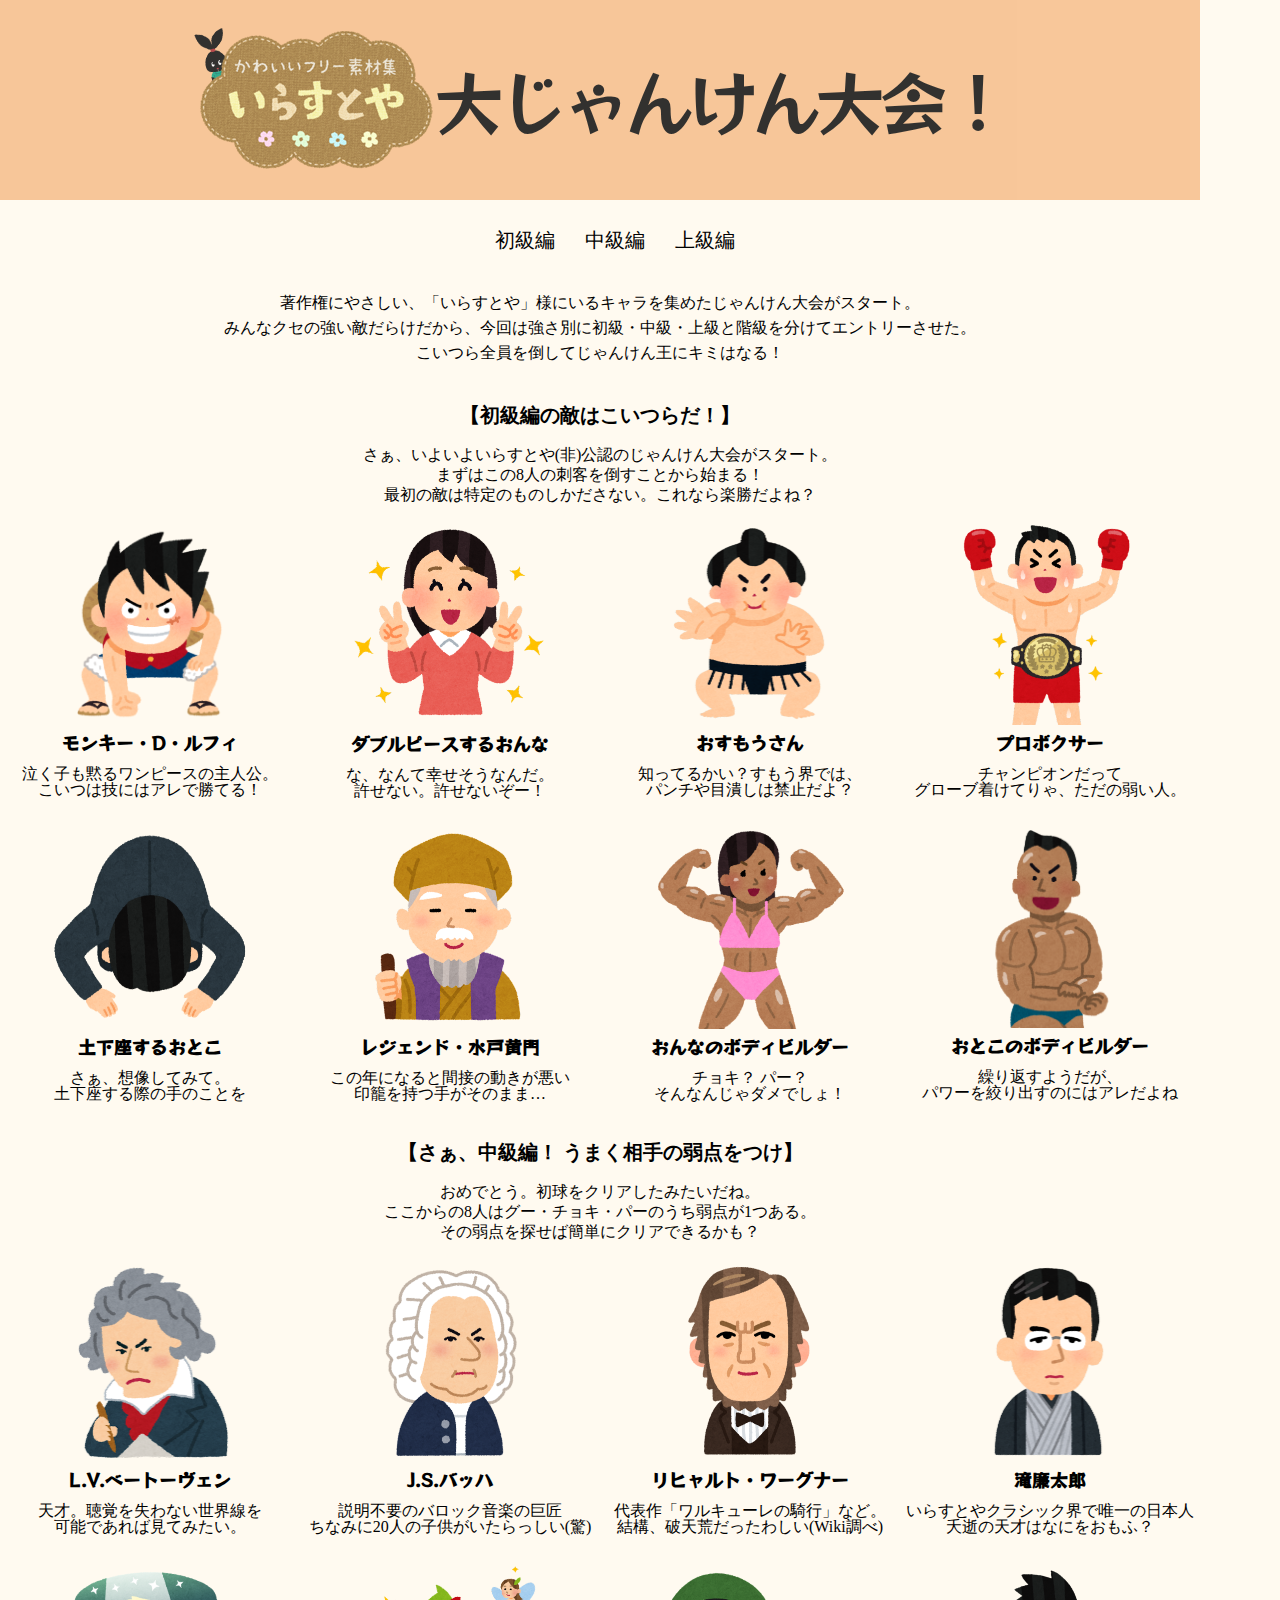
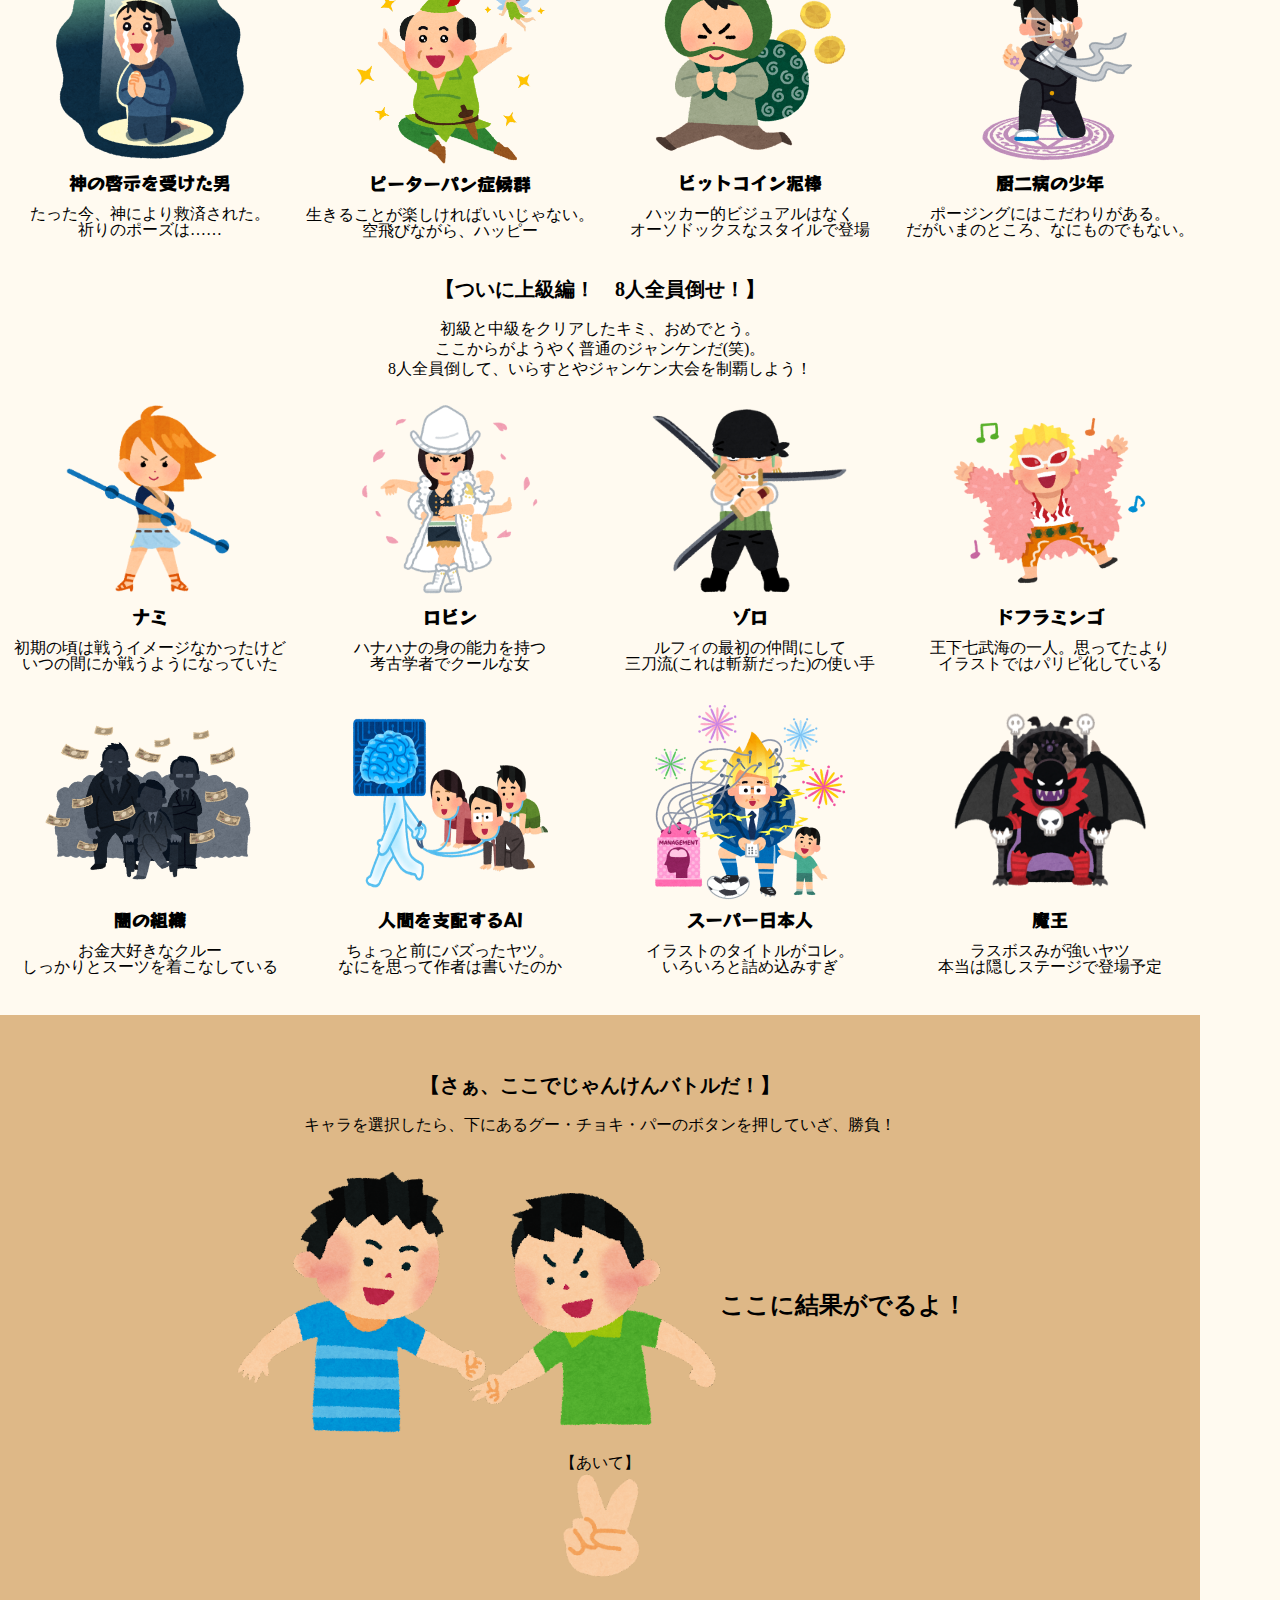
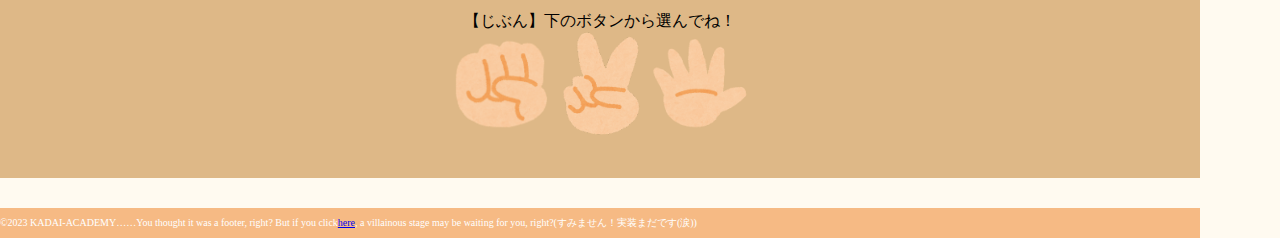
<file: jyankenapp02_masanobu_ito_T_04/index.html>
<!DOCTYPE html>
<html lang="ja">
  <head>
    <meta charset="UTF-8" />
    <meta http-equiv="X-UA-Compatible" content="IE=edge" />
    <meta name="viewport" content="width=device-width, initial-scale=1.0" />
    <link rel="stylesheet" href="css/reset.css" />
    <link rel="stylesheet" href="css/style.css" />
    <link rel="preconnect" href="https://fonts.googleapis.com">
    <link rel="preconnect" href="https://fonts.googleapis.com">
    <link rel="preconnect" href="https://fonts.googleapis.com">
<link rel="preconnect" href="https://fonts.gstatic.com" crossorigin>
<link href="https://fonts.googleapis.com/css2?family=RocknRoll+One&display=swap" rel="stylesheet">
    <title>じゃんけんアプリ</title>
  </head>

  <body>
    <header>
        <div class="header-design">
            <img src="img/jyankenlogo.png" alt="ヘッダー画像" />
            <h1 class="site-title">大じゃんけん大会！</h1>
        </div>
    </header>
    <main>
    <nav>
        <ul class="nav-list">
            <li class="nav-item"><a class="nav-link" href="#elementary-section">初級編</a></li>
            <li class="nav-item"><a class="nav-link" href="#middle-section">中級編</a></li>
            <li class="nav-item"><a class="nav-link" href="#strong-section">上級編</a></li>
        </ul>
      </nav>
        <div class="main-text">
            <p>著作権にやさしい、「いらすとや」様にいるキャラを集めたじゃんけん大会がスタート。<br>
                みんなクセの強い敵だらけだから、今回は強さ別に初級・中級・上級と階級を分けてエントリーさせた。<br>
            こいつら全員を倒してじゃんけん王にキミはなる！</p>
        </div>

  
     <!-- 初級編 -->
     <section id="elementary-section">
        <div class="elementary-text">
         <h2 class="elementary-title">【初級編の敵はこいつらだ！】</h2>
         <p>さぁ、いよいよいらすとや(非)公認のじゃんけん大会がスタート。<br>まずはこの8人の刺客を倒すことから始まる！<br>最初の敵は特定のものしかださない。これなら楽勝だよね？</p>
        </div>    
       <div class="elementary_container">
            <div class="pic01"> 
                <a href="#battle-secction"><img id="pic01image" src="img/pic01.png" width="200px" alt="初級の敵01"></a>
                <p class="name">モンキー・D・ルフィ</p>
                <p>泣く子も黙るワンピースの主人公。<br>こいつは技にはアレで勝てる！</p>
            </div>  
            <div class="pic02">  
                <a href="#battle-secction"><img id="pic02image" src="img/pic02.png" width="200px" alt="初級の敵02"></a>
                <p class="name">ダブルピースするおんな</p>
                <p>な、なんて幸せそうなんだ。<br>許せない。許せないぞー！</p>
            </div>
            <div class="pic03">
                <a href="#battle-secction"><img id="pic03image" src="img/pic03.png" max-width="200px" height="200px" alt="初級の敵03"></a>
                <p class="name">おすもうさん</p>
                <p>知ってるかい？すもう界では、<br>パンチや目潰しは禁止だよ？</p>
            </div>
            <div class="pic04">
                <a href="#battle-secction"><img id="pic04image" src="img/pic04.png" width="200px" alt="初級の敵04"></a>
                <p class="name">プロボクサー</p>
                <p>チャンピオンだって<br>グローブ着けてりゃ、ただの弱い人。</p>
            </div>
            <div class="pic05">
                <a href="#battle-secction"><img id="pic05image" src="img/pic05.png" width="200px" height="200px"  alt="初級の敵05"></a>
                <p class="name">土下座するおとこ</p>
                <p>さぁ、想像してみて。<br>土下座する際の手のことを</p>
            </div>
            <div class="pic06">
                <a href="#battle-secction"><img id="pic06image" src="img/pic06.png" max-width="200px" height="200px" alt="初級の敵06"></a>
                <p class="name">レジェンド・水戸黄門</p>
                <p>この年になると間接の動きが悪い<br>印籠を持つ手がそのまま…</p>
            </div>
            <div class="pic07">
                <a href="#battle-secction"><img id="pic07image" src="img/pic07.png" width="200px" alt="初級の敵07"></a>
                <p class="name">おんなのボディビルダー</p>
                <p>チョキ？ パー？ <br>そんなんじゃダメでしょ！</p>
            </div>
            <div class="pic08">
                <a href="#battle-secction"><img id="pic08image" src="img/pic08.png" width="200px" alt="初級の敵08"></a>
                <p class="name">おとこのボディビルダー</p>
                <p>繰り返すようだが、<br>パワーを絞り出すのにはアレだよね</p>
            </div>
        </div> 

     <!-- 中級編 -->
     <section id="middle-section">
        <div class="middle-text">
         <h2 class="middle-title">【さぁ、中級編！ うまく相手の弱点をつけ】</h2>
         <p>おめでとう。初球をクリアしたみたいだね。<br>ここからの8人はグー・チョキ・パーのうち弱点が1つある。<br>その弱点を探せば簡単にクリアできるかも？</p>
        </div>    
       <div class="middle_container">
            <div class="pic09">  
                <a href="#battle-secction"><img id="pic09image" src="img/pic09.png" max-width="200px" height="200px" alt="中級の敵09"></a>
                <p class="name">L.V.ベートーヴェン</p>
                <p>天才。聴覚を失わない世界線を<br>可能であれば見てみたい。</p>
            </div>  
            <div class="pic10">  
                <a href="#battle-secction"><img id="pic10image" src="img/pic10.png" max-width="200px" height="200px" alt="中級の敵10"></a>
                <p class="name">J.S.バッハ</p>
                <p>説明不要のバロック音楽の巨匠<br>ちなみに20人の子供がいたらっしい(驚)</p>
            </div>
            <div class="pic11">
                <a href="#battle-secction"><img id="pic11image" src="img/pic11.png" max-width="200px" height="200px" alt="中級の敵11"></a>
                <p class="name">リヒャルト・ワーグナー</p>
                <p>代表作「ワルキューレの騎行」など。<br>結構、破天荒だったわしい(Wiki調べ)</p>
            </div>
            <div class="pic12">
                <a href="#battle-secction"><img id="pic12image" src="img/pic12.png" max-width="200px" height="200px" alt="中級の敵12"></a>
                <p class="name">滝廉太郎</p>
                <p>いらすとやクラシック界で唯一の日本人<br>夭逝の天才はなにをおもふ？</p>
            </div>
            <div class="pic13">
                <a href="#battle-secction"><img id="pic13image" src="img/pic13.png" width="200px" alt="中級の敵13"></a>
                <p class="name">神の啓示を受けた男</p>
                <p>たった今、神により救済された。<br> 祈りのポーズは……</p>
            </div>
            <div class="pic14">
                <a href="#battle-secction"><img id="pic14image" src="img/pic14.png" width="200px" alt="中級の敵14"></a>
                <p class="name">ピーターパン症候群</p>
                <p>生きることが楽しければいいじゃない。<br>空飛びながら、ハッピー</p>
            </div>
            <div class="pic15">
                <a href="#battle-secction"><img id="pic15image" src="img/pic15.png" width="200px" alt="中級の敵15"></a>
                <p class="name">ビットコイン泥棒</p>
                <p>ハッカー的ビジュアルはなく<br> オーソドックスなスタイルで登場</p>
            </div>
            <div class="pic16">
                <a href="#battle-secction"><img id="pic16image" src="img/pic16.png" max-width="200px" height="200px" alt="中級の敵16"></a>
                <p class="name">厨二病の少年</p>
                <p>ポージングにはこだわりがある。<br> だがいまのところ、なにものでもない。</p>
            </div>
        </div> 

     <!-- 上級編 -->
     <section id="strong-section">
        <div class="strong-text">
         <h2 class="strong-title">【ついに上級編！　8人全員倒せ！】</h2>
         <p>初級と中級をクリアしたキミ、おめでとう。<br>ここからがようやく普通のジャンケンだ(笑)。<br>8人全員倒して、いらすとやジャンケン大会を制覇しよう！</p>
        </div>    
       <div class="strong_container">
            <div class="pic17">  
                <a href="#battle-secction"><img id="pic17image" src="img/pic17.png" max-width="200px" height="200px" alt="上級の敵17"></a>
                <p class="name">ナミ</p>
                <p>初期の頃は戦うイメージなかったけど<br>いつの間にか戦うようになっていた</p>
            </div>  
            <div class="pic18">  
                <a href="#battle-secction"><img id="pic18image" src="img/pic18.png" width="200px" alt="上級の敵18"></a>
                <p class="name">ロビン</p>
                <p>ハナハナの身の能力を持つ<br>考古学者でクールな女</p>
            </div>
            <div class="pic19">
                <a href="#battle-secction"><img id="pic19image" src="img/pic19.png" max-width="200px" height="200px" alt="上級の敵19"></a>
                <p class="name">ゾロ</p>
                <p>ルフィの最初の仲間にして<br>三刀流(これは斬新だった)の使い手</p>
            </div>
            <div class="pic20">
                <a href="#battle-secction"><img id="pic20image" src="img/pic20.png" width="200px" alt="上級の敵20"></a>
                <p class="name">ドフラミンゴ</p>
                <p>王下七武海の一人。思ってたより<br>イラストではパリピ化している</p>
            </div>
            <div class="pic21">
                <a href="#battle-secction"><img id="pic21image" src="img/pic21.png" max-width="200px" height="200px"  alt="上級の敵21"></a>
                <p class="name">闇の組織</p>
                <p>お金大好きなクルー<br>しっかりとスーツを着こなしている</p>
            </div>
            <div class="pic22">
                <div class="pic22-size">
                    <a href="#battle-secction"><img id="pic22image" src="img/pic22.png" width="200px" height="200px" alt="上級の敵22"></a>
                </div>
                <p class="name">人間を支配するAI</p>
                <p>ちょっと前にバズったヤツ。<br>なにを思って作者は書いたのか</p>
            </div>
            <div class="pic23">
                <a href="#battle-secction"><img id="pic23image" src="img/pic23.png" width="200px" alt="上級の敵23"></a>
                <p class="name">スーパー日本人</p>
                <p>イラストのタイトルがコレ。<br>いろいろと詰め込みすぎ</p>
            </div>
            <div class="pic24">
                <a href="#battle-secction"><img id="pic24image" src="img/pic24.png" width="200px" height="200px" alt="上級の敵24"></a>
                <p class="name">魔王</p>
                <p>ラスボスみが強いヤツ<br>本当は隠しステージで登場予定</p>
            </div>
        </div> 

   <!-- バトル会場 -->
   <section id="battle-secction">
    <div class="strong-text">
     <h2 class="strong-title">【さぁ、ここでじゃんけんバトルだ！】</h2>
     <p>キャラを選択したら、下にあるグー・チョキ・パーのボタンを押していざ、勝負！</p>
    </div> 
    <div class="battle-img">
        <img id="aitedummy" src="img/battledammy.png" height="300px" alt="勝負の画像">  
        
        <p id="kachimake">ここに結果がでるよ！</p> 
    </div> 
    <div class="aite-choice">
        <p>【あいて】</p>
        <img id="aite" src="img/aite/choki.png" width="100px" alt="相手のじゃんけん">
    </div>
    <div class="jibun-choice-wrap">
        <p>【じぶん】下のボタンから選んでね！</p>
        <div class="jyanken-choice">
            <img id="guu" src="img/jibun/guu.png" width="100px" alt="グー">
            <img id="choki" src="img/jibun/choki.png" width="100px" alt="チョキ">
            <img id="paa" src="img/jibun/paa.png" width="100px" alt="パー">
        </div>
    </div>
    

    </main>

    <footer class="footer">
        <div class="footer-text">
            <p>©2023 KADAI-ACADEMY……You thought it was a footer, right? But if you click<a class="next-page" href="uramen.html" >here</a>, a villainous stage may be waiting for you, right?(すみません！実装まだです(涙))</p>
        </div>
    </footer>

    <script src="https://code.jquery.com/jquery-3.2.1.min.js"></script>
    <script src="js/ugoki.js"></script>
  </body>
</html>
</file>
<file: jyankenapp02_masanobu_ito_T_04/css/style.css>
@charset "utf-8";

html {
  background-color: #fffaf0;

}
body{
    font-size: 16px;
    width: 1200px;
}

/* header */
.site-title{
    font-size: 70px;
    font-family: 'RocknRoll One', sans-serif;


}
.header-design{
    display: flex;
    justify-content: center;
    align-items: center;
    height: 200px;
    margin-bottom: 30px;
    background-color: #f6ba84;
    letter-spacing: -0.4em;
    opacity: 0.8;
}


/* main */
/* イントロ部分 */
.nav-list{
    display: flex;
    justify-content: center;
    align-items: baseline;
    margin-bottom: 40px;

}
.nav-item{
    margin: 0 0 0 30px;
    font-size: 20px;

}
.nav-link{
    text-decoration: none;
    color: black;
}
.main-text{
    text-align: center;
    line-height: 25px;
    margin-bottom: 40px;
}


/* 初級 */

.elementary_container {
  display: grid;
  grid-template-columns: 1fr 1fr 1fr 1fr;
  grid-auto-rows: auto;
    text-align: center;
    row-gap: 30px;
    margin-bottom: 40px;
}
.elementary-title{
    font-size: 20px;
    font-weight: bold;
    margin-top: 20px;
    margin-bottom: 20px;
  
}
.elementary-text{
    text-align: center;
    line-height: 20px;
    margin-bottom: 20px;
}
.elementary_pic {
  max-width: 100px;
  height: 100px;
}

.name{
    font-size: 18px;
    font-weight: bold;
    padding: 5px 0 15px;
    font-family: 'RocknRoll One', sans-serif;

}

/* 中級 */

.middle_container {
    display: grid;
    grid-template-columns: 1fr 1fr 1fr 1fr;
    grid-auto-rows: auto;
      text-align: center;
      row-gap: 30px;
      margin-bottom: 40px;
  }
  .middle-title{
      font-size: 20px;
      font-weight: bold;
      margin-bottom: 20px;
    
  }
  .middle-text{
      text-align: center;
      line-height: 20px;
      margin-bottom: 20px;
  }
  .middle_pic {
    max-width: 100px;
    height: 100px;
  }

  /* 上級 */

.strong_container {
    display: grid;
    grid-template-columns: 1fr 1fr 1fr 1fr;
    grid-auto-rows: auto;
      text-align: center;
      row-gap: 30px;
      margin-bottom: 40px;
  }
  .strong-title{
      font-size: 20px;
      font-weight: bold;
      margin-bottom: 20px;
    
  }
  .strong-text{
      text-align: center;
      line-height: 20px;
      margin-bottom: 20px;
  }
  .strong_pic {
    max-width: 100px;
    height: 100px;
  }
  
.pic22-size{
   max-width:100%;
    height:auto;
}
/*バトル会場 */
#battle-secction{
    padding-top: 60px;
    padding-bottom: 40px;
    background-color: #deb887;
}

.battle-img{
    display: flex;
    justify-content: center;
    align-items: center;
}
/* .jyanken-choice{
    display: flex;
    max-width: 300px;
    text-align: center;
    justify-content: center;
    align-items: center;
} */
.jyanken-choice{
    display: flex;
    justify-content: center;
    align-items: center;
    row-gap: 10px;

}
#kachimake{
    font-size: 24px;
    font-weight: bold;
}

.aite-choice{
    text-align: center;
    padding-bottom: 30px;
}
 
.jibun-choice-wrap{
    text-align: center;
}

  /* footer */
  .footer{
    margin-top: 30px;
    background-color: #f6ba84;
   }
   
    .footer-text{
       color: #fff;
       padding: 10px 0 ;
       font-size: 10px;

   }

/* 裏面のCSS */
.if_win1,.if_lose1,.if_draw1{
    display: none;
}

.ura_text{
    font-size: 36px;
    font-family: 'RocknRoll One', sans-serif;
    text-align: center;
    margin-top: 400px;
}
.boss_text{
     font-size: 30px;
    font-family: 'RocknRoll One', sans-serif;
    text-align: center;
    margin-top: 200px;
    margin-bottom: 80px;
}
.boss_img{
    max-width: 400px;
   
}
#cpu1{
    text-align: center;
}

.jyanken_list{
    text-align: center;
    width:400px;
    display: flex;
    justify-content: space-between;
     margin: 0 auto;
    
}
.jyanken_hand img{
    width: 60px;
    height: auto;
}
.jyanken_hand:hover{
    background-color: orange;
}
.choice{
    font-size: 20px;
    margin-top:30px;
    margin-bottom: 20px;
}

.result{
    font-size: 30px;
    font-family: 'RocknRoll One', sans-serif;
    text-align: center;
    line-height: 2;
}
#cpu_hand{
    font-size: 30px;
    font-family: 'RocknRoll One', sans-serif;
    text-align: center;
}
.result_all{
    text-align: center;

}

.furidashi{
    display: block;
    width: 300px;
    margin: auto;
    padding: 10px 0;
    border-radius: 30px;
    background-color: orange;
    color: black;
    font-size: 18px;
    margin-top: 60px;
    margin-bottom: 200px;
    text-decoration: none;
    appearance: none;
    cursor: pointer;
}


.furidashi:hover {
 background-color: white;
}

.next1{
    display: block;
    width: 300px;
    margin: auto;
    padding: 10px 0;
    border-radius: 30px;
    background-color: orange;
    color: black;
    font-size: 18px;
    margin-top: 60px;
    margin-bottom: 200px;
    text-decoration: none;
    appearance: none;
    cursor: pointer;
}


.next1{
 background-color: white;
}
</file>
